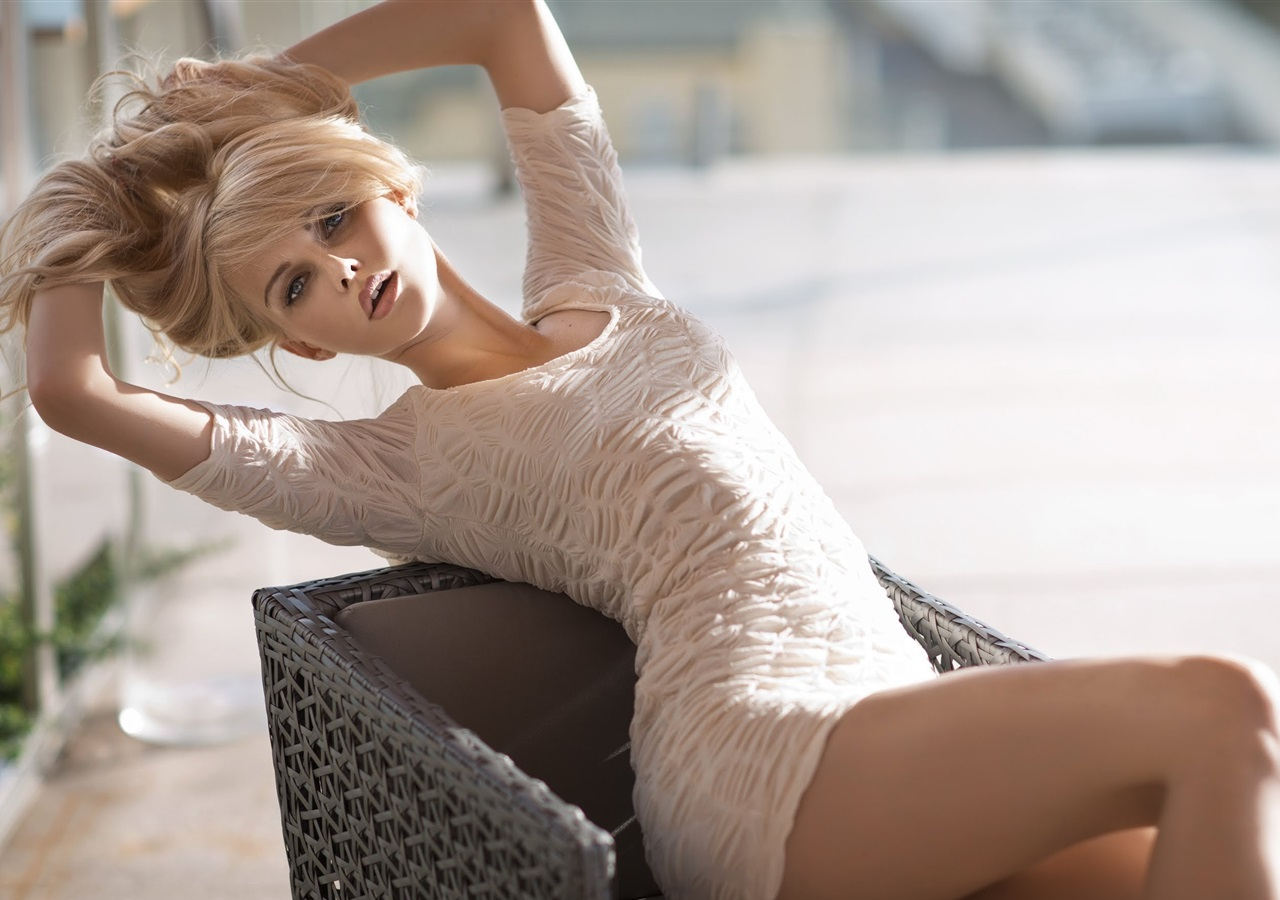
<file: circle.html>
<!DOCTYPE html>
<html lang="en">
<head>
    <meta charset="UTF-8">
    <title>Document</title>
    <style>
        * {margin: 0; padding: 0;}
        body {background: #000;}
        section {
            position: relative;
            width:100%;
            height:100vh;
            background:url(Blonde.jpg);
            background-size: cover;
            clip-path: circle(200px at var(--x) var(--y));        
        }
    </style>
</head>
<body>
    <section></section>
    <script type="text/javascript">
        var pos = document.documentElement;
        pos.addEventListener("mousemove", e => {
            pos.style.setProperty('--x', e.clientX + "px");
            pos.style.setProperty('--y', e.clientY + "px");
        })
        
    </script>
</body>
</html>
</file>
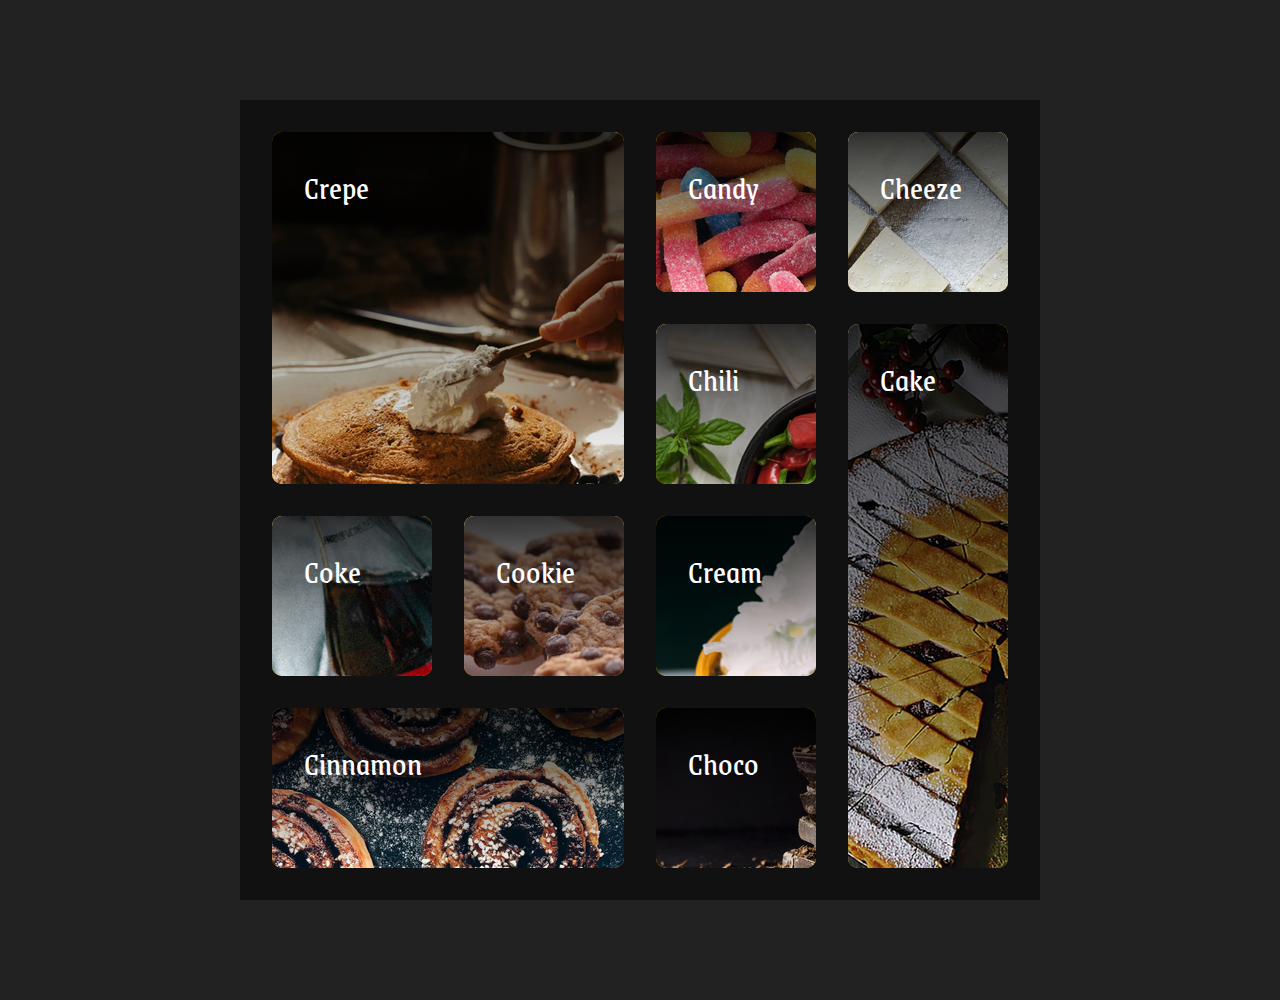
<file: index0804.html>
<!DOCTYPE html>
<html lang="en">
<head>
    <meta charset="UTF-8">
    <title>Fantastic layout</title>
    <link href="https://fonts.googleapis.com/css?family=Grenze&display=swap" rel="stylesheet">
    <style>
        /*리셋*/
        body,ul {margin: 0;padding: 0;}
        li {list-style-type: none;}
        a {text-decoration: none; color:inherit;}
        
        body {background: #222;}
        .clearfix::before, .clearfix::after {display: block; content:""; clear:both; }
        .wrap {background: #111; color:white; width: 800px; margin: 100px auto;}
        .sq {color: white; background: #111; padding: 1rem;}
        .sq_item {float:left; width: 25%; padding-top: 25%; position: relative;}
        .sq_item_large {width: 50%; padding-top: 50%;}
        .sq_item_long {padding-top: 75%;}
        .sq_item_wide {width: 50%;}
        .sq_item_float-right { float: right;}
        .sq_item_anchor {background: orange; position: absolute; left:0; right: 0; top: 0; bottom: 0; margin: 1rem; padding: 2rem; /*transition: transform 1s;*/
        transition: all .3s; border: 0 solid white; overflow: hidden; font-size: 2rem; font-family: 'Grenze', serif; border-radius: 10px; }
        
        .sq_item_anchor::after {content:''; position: absolute; left: 0; right: 0; top: 0; bottom: 0; 
        background: -moz-linear-gradient(top, rgba(0,0,0,0.8) 0%, rgba(0,0,0,0) 100%); /* FF3.6-15 */
        background: -webkit-linear-gradient(top, rgba(0,0,0,0.8) 0%,rgba(0,0,0,0) 100%); /* Chrome10-25,Safari5.1-6 */
        background: linear-gradient(to bottom, rgba(0,0,0,0.8) 0%,rgba(0,0,0,0) 100%); /* W3C, IE10+, FF16+, Chrome26+, Opera12+, Safari7+ */
        filter: progid:DXImageTransform.Microsoft.gradient( startColorstr='#cc000000', endColorstr='#00000000',GradientType=0 ); /* IE6-9 */ z-index: 10; }
        .sq_item_anchor:hover {/*transform: scale(1.3);*/ margin: -1.5rem; z-index: 30;border-width: 10px; font-size: 3rem; box-shadow: 0 0 30px 50px rgba(0,0,0,0.5);}
        .sq_item_anchor_cover {position: absolute; left:0; top:0; z-index: 10;}
        .sq_item_anchor_title {position: relative; z-index: 20;}
    
    </style>

</head>
<body>
    <div class="wrap">
        <ul class="sq clearfix">
            <li class="sq_item sq_item_large">
                <a href="" class="sq_item_anchor">
                   <img class="sq_item_anchor_cover"src="crepe.png">
                    <span class="sq_item_anchor_title">Crepe</span>
                </a>
            </li>
            <li class="sq_item">
                <a href="" class="sq_item_anchor">
                   <img class="sq_item_anchor_cover"src="candy.png">
                    <span class="sq_item_anchor_title">Candy</span>
                </a>
            </li>
            <li class="sq_item">
                <a href="" class="sq_item_anchor">
                   <img class="sq_item_anchor_cover"src="cheeze.png">
                    <span class="sq_item_anchor_title">Cheeze</span>
                </a>
            </li>
            <li class="sq_item">
                <a href="" class="sq_item_anchor">
                   <img class="sq_item_anchor_cover"src="chili.png">
                    <span class="sq_item_anchor_title">Chili</span>
                </a>
            </li>
            <li class="sq_item sq_item_long sq_item_float-right">
                <a href="" class="sq_item_anchor">
                   <img class="sq_item_anchor_cover"src="cake.png">
                    <span class="sq_item_anchor_title">Cake</span>
                </a>
            </li>
            <li class="sq_item">
                <a href="" class="sq_item_anchor">
                   <img class="sq_item_anchor_cover"src="coke.png">
                    <span class="sq_item_anchor_title">Coke</span>
                </a>
            </li>
            <li class="sq_item">
                <a href="" class="sq_item_anchor">
                   <img class="sq_item_anchor_cover"src="cookie.png">
                    <span class="sq_item_anchor_title">Cookie</span>
                </a>
            </li>
            <li class="sq_item">
                <a href="" class="sq_item_anchor">
                   <img class="sq_item_anchor_cover"src="cream.png">
                    <span class="sq_item_anchor_title">Cream</span>
                </a>
            </li>
            <li class="sq_item sq_item_wide">
                <a href="" class="sq_item_anchor">
                   <img class="sq_item_anchor_cover"src="cinnamon.png">
                    <span class="sq_item_anchor_title">Cinnamon</span>
                </a>
            </li>
            <li class="sq_item">
                <a href="" class="sq_item_anchor">
                   <img class="sq_item_anchor_cover"src="choco.png">
                    <span class="sq_item_anchor_title">Choco</span>
                </a>
            </li>
        </ul>
    </div>
</body>
</html>
</file>
